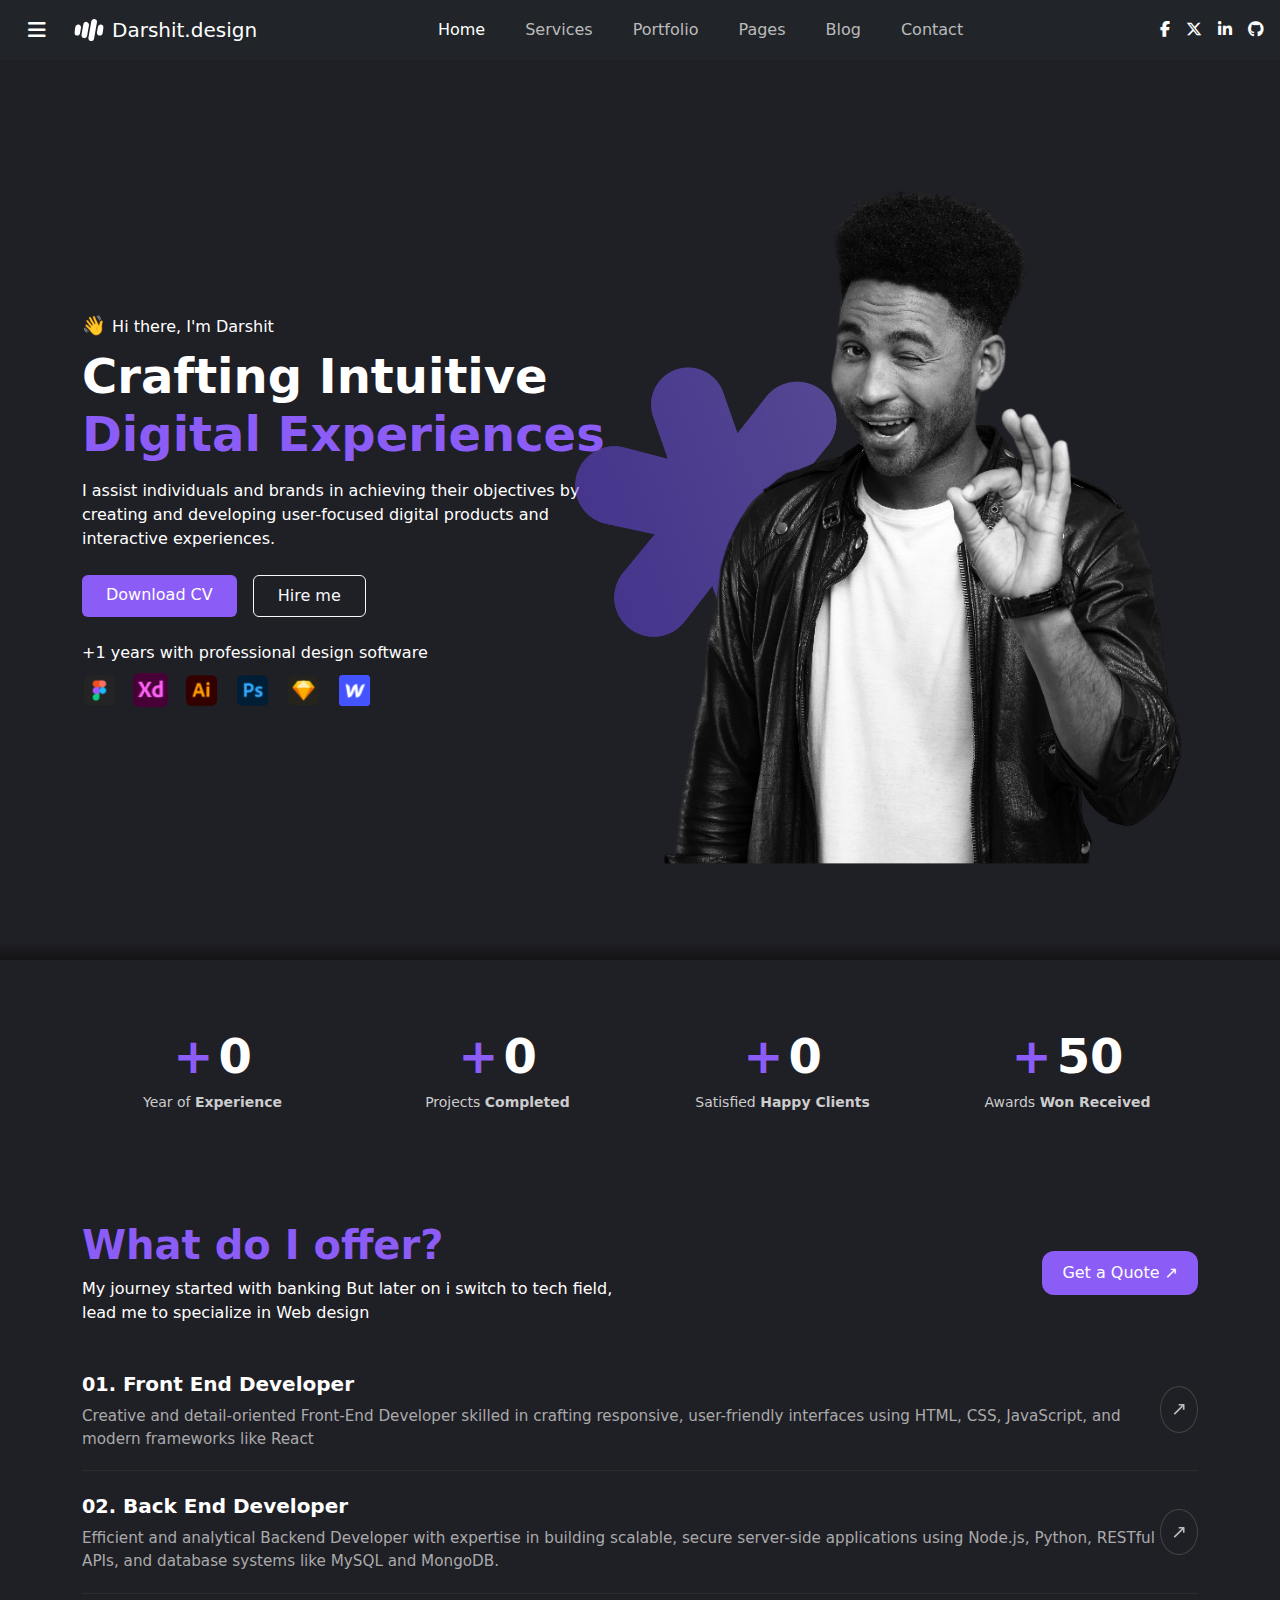
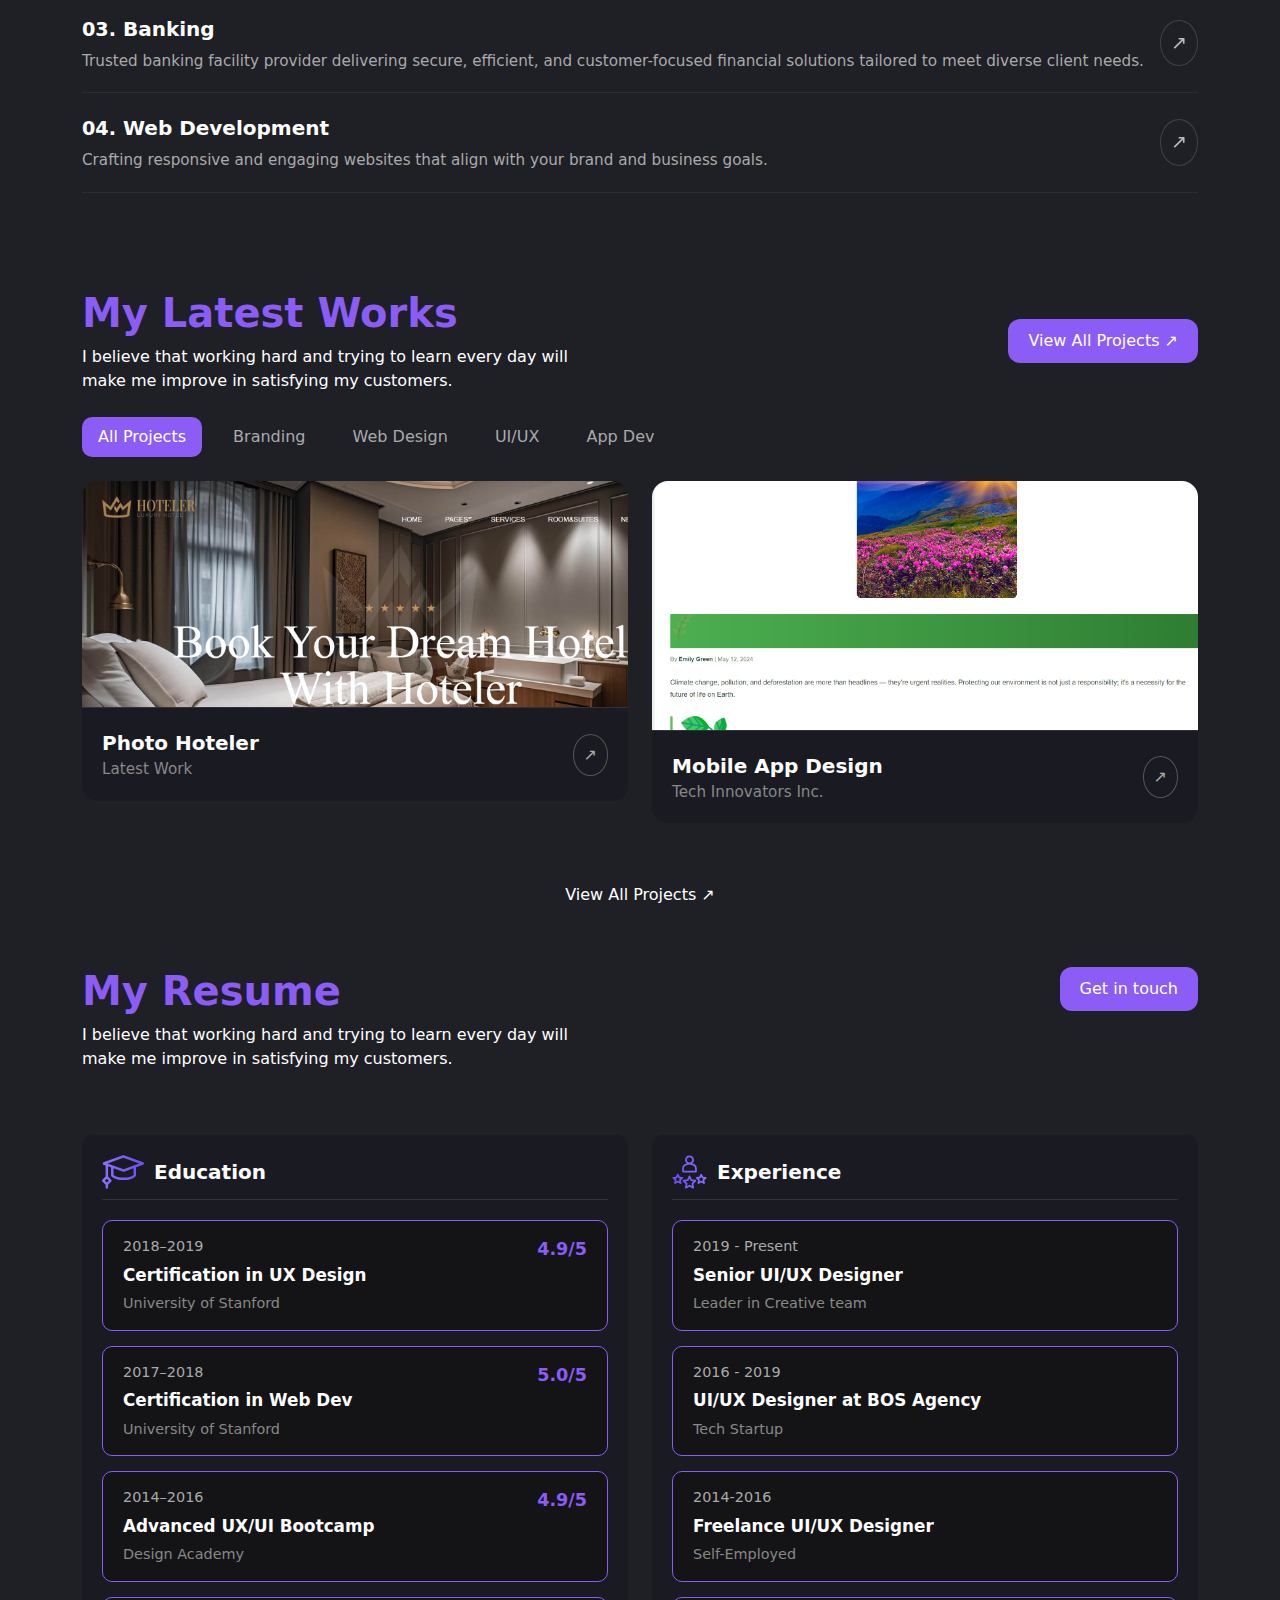
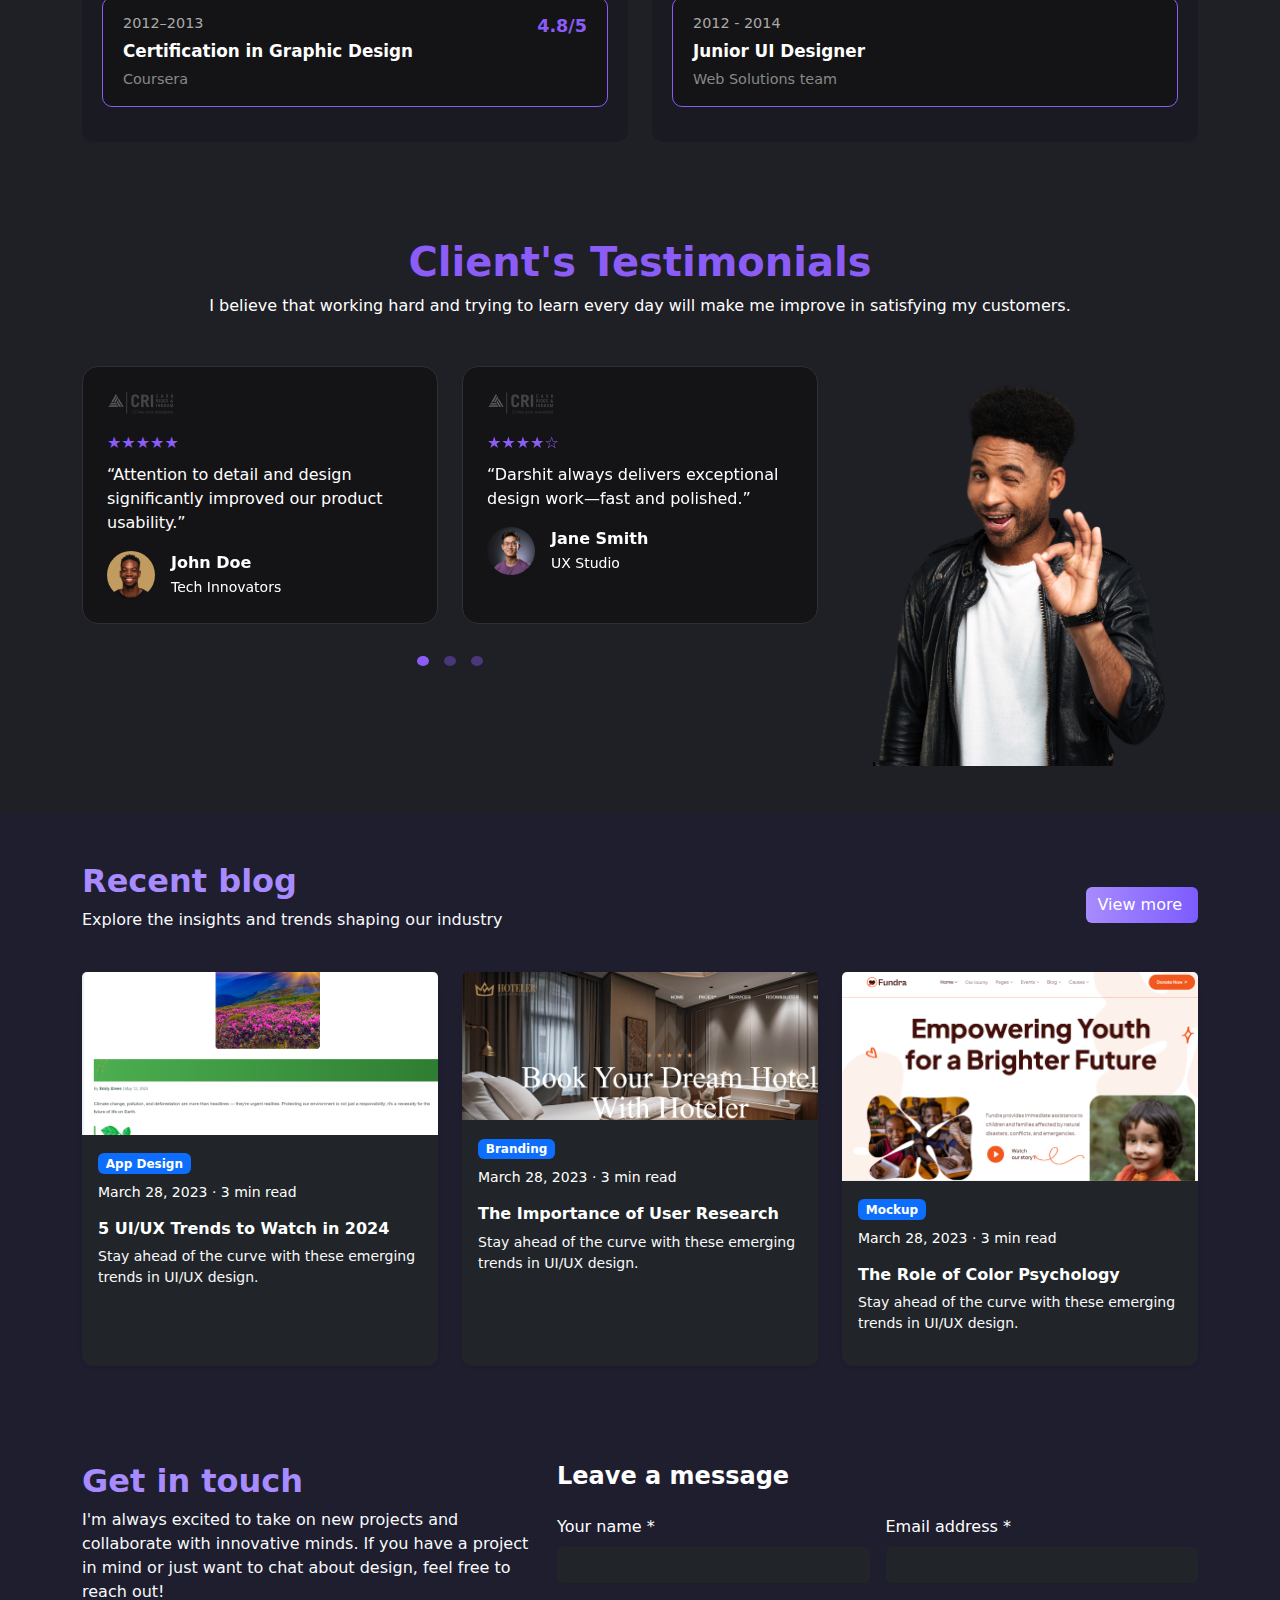
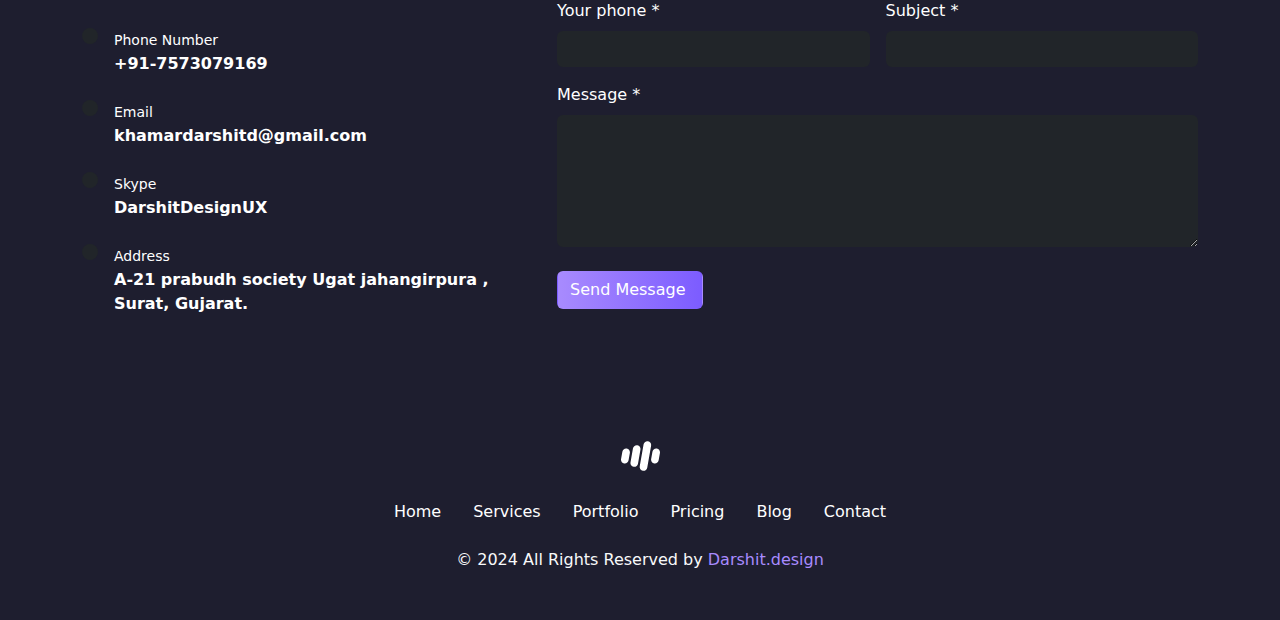
<file: PORTFOLIO/assets/images/blog/darshit.2/darshit.1/Potfoliyo.html>
<!DOCTYPE html>
<html lang="en">

<head>
    <meta charset="UTF-8" />
    <meta name="viewport" content="width=device-width, initial-scale=1.0" />
    <link rel="icon" href="./img/icons/favicon.svg" type="image/png">
    <title>Navbar with Left Toggle</title>
    <link href="https://cdn.jsdelivr.net/npm/bootstrap@5.3.3/dist/css/bootstrap.min.css" rel="stylesheet">
    <link href="https://cdnjs.cloudflare.com/ajax/libs/font-awesome/6.4.2/css/all.min.css" rel="stylesheet">

    <link rel="stylesheet" href="style.css">
</head>

<body>

    <!-- Navbar -->
    <nav class="navbar navbar-expand-lg navbar-dark bg-dark px-3">
        <!-- Left toggle button -->
        <button class="btn btn-dark me-3" id="sidebarToggle">
            <i class="fas fa-bars"></i>
        </button>

        <!-- Logo -->
        <a class="navbar-brand d-flex align-items-center me-auto" href="#">
            <img src="./img/icons/favicon.svg" alt="Logo" width="30" height="30" class="me-2">
            <span class="fw-light">Darshit.<strong>design</strong></span>
        </a>

        <!-- Nav links -->
        <div class="collapse navbar-collapse justify-content-center">
            <ul class="navbar-nav gap-4">
                <li class="nav-item"><a class="nav-link active" href="#">Home</a></li>
                <li class="nav-item"><a class="nav-link" href="#">Services</a></li>
                <li class="nav-item"><a class="nav-link" href="#">Portfolio</a></li>
                <li class="nav-item"><a class="nav-link" href="#">Pages</a></li>
                <li class="nav-item"><a class="nav-link" href="#">Blog</a></li>
                <li class="nav-item"><a class="nav-link" href="#">Contact</a></li>
            </ul>
        </div>

        <!-- Social Icons -->
        <div class="d-flex align-items-center gap-3 ms-3">
            <a href="#" class="text-white"><i class="fab fa-facebook-f"></i></a>
            <a href="#" class="text-white"><i class="fab fa-x-twitter"></i></a>
            <a href="#" class="text-white"><i class="fab fa-linkedin-in"></i></a>
            <a href="#" class="text-white"><i class="fab fa-github"></i></a>
        </div>
    </nav>

    <!-- Sidebar -->
    <div id="sidebar" class="bg-dark text-white p-3"
        style="display: none; width: 250px; position: fixed; top: 0; left: 0; height: 100vh; z-index: 1050;">

        <!-- Close Button -->
        <div class="d-flex justify-content-end">
            <button id="closeSidebar" class="btn btn-sm btn-light mb-3">&times;</button>
        </div>

        <h5 class="mb-4">Sidebar Menu</h5>
        <ul class="nav flex-column">
            <li class="nav-item"><a class="nav-link text-white" href="#">Dashboard</a></li>
            <li class="nav-item"><a class="nav-link text-white" href="#">Projects</a></li>
            <li class="nav-item"><a class="nav-link text-white" href="#">Settings</a></li>
        </ul>
    </div>


    <!-- main -->
    <section class="hero d-flex align-items-center">
        <div class="container">
            <div class="row align-items-center">
                <!-- Text Left -->
                <div class="col-md-6 col-sm-12 text-white">
                    <p class="mb-2"><span class="emoji">👋 </span> Hi there, I'm Darshit</p>
                    <h1 class="fw-bold display-5">
                        Crafting Intuitive<br>
                        <span class="text-purple">Digital Experiences</span>
                    </h1>
                    <p class="text-muted mt-3 mb-4 ">I assist individuals and brands in achieving their objectives by
                        creating and developing user-focused digital products and interactive experiences.</p>

                    <div class="d-flex gap-3 mb-4">
                        <a href="#" class="btn btn-primary px-4 py-2">Download CV</a>
                        <a href="#" class="btn btn-outline-light px-4 py-2">Hire me</a>
                    </div>

                    <p class="text-muted mb-2">+1 years with professional design software</p>
                    <div class="d-flex gap-3 mt-2">
                        <img src="./img/icons/brand-1.png" height="35">
                        <img src="./img/icons/brand-2.png" height="35">
                        <img src="./img/icons/brand-3.png" height="35">
                        <img src="./img/icons/brand-4.png" height="35">
                        <img src="./img/icons/brand-5.png" height="35">
                        <img src="./img/icons/brand-6.png" height="35">
                    </div>
                </div>

                <!-- Image Right -->
                <div class="col-md-6 col-sm-12
                 position-relative mt-5 mt-md-0 text-center">

                    <!-- Rotating shape, shifted left -->
                    <div class="rotating-shape position-absolute top-50 start-50 translate-middle z-0">
                        <img src="./img/main/decorate.png" class="darshit rotating img-fluid shift-left " width="300">
                    </div>

                    <!-- Main grayscale image -->
                    <img src="./img/main/man.png" alt="Darshit"
                        class="darshit grayscale-img position-absolute top-50 start-50 translate-middle img-fluid z-1">
                </div>
            </div>
        </div>
    </section>


    <!--  -->

    <section class="stats-section">
        <div class="container">
            <div class="row justify-content-center text-center gy-5">

                <div class="col-6 col-md-3">
                    <div class="stat-number"><span class="highlight">+</span><span class="counter"
                            data-target="1">0</span></div>
                    <div class="stat-label">Year of <strong>Experience</strong></div>
                </div>

                <div class="col-6 col-md-3">
                    <div class="stat-number"><span class="highlight">+</span><span class="counter"
                            data-target="20">0</span></div>
                    <div class="stat-label">Projects <strong>Completed</strong></div>
                </div>

                <div class="col-6 col-md-3">
                    <div class="stat-number"><span class="highlight">+</span><span class="counter"
                            data-target="18">0</span></div>
                    <div class="stat-label">Satisfied <strong>Happy Clients</strong></div>
                </div>

                <div class="col-6 col-md-3">
                    <div class="stat-number"><span class="highlight">+</span><span class="counter"
                            data-target="10">50</span></div>
                    <div class="stat-label">Awards <strong>Won Received</strong></div>
                </div>

            </div>
        </div>
    </section>



    <!--  -->



    <div class="container py-5">
        <div class="d-flex justify-content-between align-items-center mb-4 flex-wrap">
            <div>
                <h2 class="section-title"><span class="text-purple">What do I offer?</span></h2>
                <p class="text-muted mb-0">My journey started with banking But later on i switch to tech field,<br>lead
                    me to specialize in Web design</p>
            </div>
            <a href="#" class="btn btn-quote mt-3 mt-md-0">Get a Quote ↗</a>
        </div>

        <div class="service-item d-flex justify-content-between align-items-center">
            <div>
                <div class="service-title"><span class="service-number">01.</span> Front End Developer</div>
                <div class="service-desc">Creative and detail-oriented Front-End Developer skilled in crafting
                    responsive, user-friendly interfaces using HTML, CSS, JavaScript, and modern frameworks like React
                </div>
            </div>
            <a href="#" class="icon-link"><span class="arrow-icon">↗</span></a>
        </div>

        <div class="service-item d-flex justify-content-between align-items-center">
            <div>
                <div class="service-title"><span class="service-number">02.</span> Back End Developer</div>
                <div class="service-desc">Efficient and analytical Backend Developer with expertise in building
                    scalable, secure server-side applications using Node.js, Python, RESTful APIs, and database systems
                    like MySQL and MongoDB.</div>
            </div>
            <a href="#" class="icon-link"><span class="arrow-icon">↗</span></a>
        </div>

        <div class="service-item d-flex justify-content-between align-items-center">
            <div>
                <div class="service-title"><span class="service-number">03.</span> Banking</div>
                <div class="service-desc">Trusted banking facility provider delivering secure, efficient, and
                    customer-focused financial solutions tailored to meet diverse client needs.
                </div>
            </div>
            <a href="#" class="icon-link"><span class="arrow-icon">↗</span></a>
        </div>

        <div class="service-item d-flex justify-content-between align-items-center">
            <div>
                <div class="service-title"><span class="service-number">04.</span> Web Development</div>
                <div class="service-desc">Crafting responsive and engaging websites that align with your brand and
                    business goals.</div>
            </div>
            <a href="#" class="icon-link"><span class="arrow-icon">↗</span></a>
        </div>

    </div>


    <!--  -->
    <section>
        <div class="container py-5">
            <div class="d-flex justify-content-between align-items-center flex-wrap mb-4">
                <div>
                    <h2 class="section-title"><span class="text-purple">My Latest Works</span></h2>
                    <p class="text-muted mb-0">I believe that working hard and trying to learn every day will<br> make
                        me
                        improve in satisfying my customers.</p>
                </div>
                <a href="#" class="btn btn-purple mt-3 mt-md-0">View All Projects ↗</a>
            </div>

            <div class="mb-4">
                <button class="filter-btn active">All Projects</button>
                <button class="filter-btn">Branding</button>
                <button class="filter-btn">Web Design</button>
                <button class="filter-btn">UI/UX</button>
                <button class="filter-btn">App Dev</button>
            </div>

            <div class="row g-4">
                <!-- Project 1 -->
                <div class="col-md-6">
                    <div class="project-card">
                        <a href="file:///C:/Users/dell/Desktop/hoteler/index.html" target="_blank">
                            <div class="project-img-wrapper">
                                <img src="./img/project/hoteler.png" alt="Project 1">
                            </div>
                        </a>
                        <div class="project-content d-flex justify-content-between align-items-center">
                            <div>
                                <div class="project-title">Photo Hoteler</div>
                                <div class="project-subtitle">Latest Work</div>
                            </div>
                            <a href="#" class="project-link-icon">↗</a>
                        </div>
                    </div>
                </div>

                <!-- Project 2 -->
                <div class="col-md-6">
                    <div class="project-card">
                        <a href="https://a-blog-post-eta.vercel.app/" target="_blank">
                            <div class="project-img-wrapper">
                                <img src="./img/project/blog-post.png" alt="Project 2">
                            </div>
                        </a>
                        <div class="project-content d-flex justify-content-between align-items-center">
                            <div>
                                <div class="project-title">Mobile App Design</div>
                                <div class="project-subtitle">Tech Innovators Inc.</div>
                            </div>
                            <a href="#" class="project-link-icon">↗</a>
                        </div>
                    </div>
                </div>
            </div>
        </div>
        <div class="d-flex justify-content-center align-items-center">
            <button class="animated-btn">
                View All Projects ↗
            </button>
        </div>
    </section>


    <!--  -->



    <div class="container py-5">
        <div class="d-flex justify-content-between align-items-start flex-wrap mb-5">
            <div>
                <h2 class="section-title"><span class="text-purple">My Resume</span></h2>
                <p class="text-muted">I believe that working hard and trying to learn every day will<br> make me improve
                    in satisfying my customers.</p>
            </div>
            <a href="#" class="btn btn-purple mt-3 mt-md-0">Get in touch <i class="ri-arrow-right-up-line"></i></a>
        </div>

        <div class="row g-4">
            <!-- Education -->
            <div class="col-md-6">
                <div class="resume-box">
                    <div class="resume-header">
                        <img src="./img/eud/icon-1.svg" alt=""> Education
                    </div>

                    <div class="resume-item">
                        <div class="resume-date">2018–2019 <span class="resume-rating">4.9/5</span></div>
                        <div class="resume-title">Certification in UX Design</div>
                        <div class="resume-sub">University of Stanford</div>
                    </div>

                    <div class="resume-item">
                        <div class="resume-date">2017–2018 <span class="resume-rating">5.0/5</span></div>
                        <div class="resume-title">Certification in Web Dev</div>
                        <div class="resume-sub">University of Stanford</div>
                    </div>

                    <div class="resume-item">
                        <div class="resume-date">2014–2016 <span class="resume-rating">4.9/5</span></div>
                        <div class="resume-title">Advanced UX/UI Bootcamp</div>
                        <div class="resume-sub">Design Academy</div>
                    </div>

                    <div class="resume-item">
                        <div class="resume-date">2012–2013 <span class="resume-rating">4.8/5</span></div>
                        <div class="resume-title">Certification in Graphic Design</div>
                        <div class="resume-sub">Coursera</div>
                    </div>
                </div>
            </div>

            <!-- Experience -->
            <div class="col-md-6">
                <div class="resume-box">
                    <div class="resume-header">
                        <img src="./img/eud/icon-2.svg" alt=""> Experience
                    </div>

                    <div class="resume-item">
                        <div class="resume-date">2019 - Present</div>
                        <div class="resume-title">Senior UI/UX Designer</div>
                        <div class="resume-sub">Leader in Creative team</div>
                    </div>

                    <div class="resume-item">
                        <div class="resume-date">2016 - 2019</div>
                        <div class="resume-title">UI/UX Designer at BOS Agency</div>
                        <div class="resume-sub">Tech Startup</div>
                    </div>

                    <div class="resume-item">
                        <div class="resume-date">2014-2016</div>
                        <div class="resume-title">Freelance UI/UX Designer</div>
                        <div class="resume-sub">Self-Employed</div>
                    </div>

                    <div class="resume-item">
                        <div class="resume-date">2012 - 2014</div>
                        <div class="resume-title">Junior UI Designer</div>
                        <div class="resume-sub">Web Solutions team</div>
                    </div>
                </div>
            </div>
        </div>
    </div>

    <!--  -->
    <section class="testimonials-section py-5">
        <div class="container position-relative">
            <h2 class="text-center section-title text-purple mb-2">Client's Testimonials</h2>
            <p class="text-center text-muted mb-5">
                I believe that working hard and trying to learn every day will make me improve in satisfying my
                customers.
            </p>

            <div class="row">
                <div class="col-lg-8">
                    <div id="testimonialCarousel" class="carousel slide" data-bs-ride="carousel"
                        data-bs-interval="5000">
                        <div class="carousel-inner">

                            <!-- Slide 1 -->
                            <div class="carousel-item active">
                                <div class="row g-4">
                                    <div class="col-md-6">
                                        <div class="testimonial-card p-4 rounded-4">
                                            <div class="d-flex justify-content-between mb-3">
                                                <img src="./img/New folder/logo-1.png" alt="Logo1" height="24">
                                                <i class="bi bi-quote text-white fs-2"></i>
                                            </div>
                                            <div class="text-purple mb-2">★★★★★</div>
                                            <p>“Attention to detail and design significantly improved our product
                                                usability.”</p>
                                            <div class="d-flex align-items-center mt-3">
                                                <img src="./img/New folder/avatar-1.png" class="rounded-circle me-3"
                                                    width="48">
                                                <div>
                                                    <strong>John Doe</strong><br>
                                                    <small class="text-muted">Tech Innovators</small>
                                                </div>
                                            </div>
                                        </div>
                                    </div>

                                    <div class="col-md-6">
                                        <div class="testimonial-card p-4 rounded-4">
                                            <div class="d-flex justify-content-between mb-3">
                                                <img src="./img/New folder/logo-1.png" alt="Logo2" height="24">
                                                <i class="bi bi-quote text-white fs-2"></i>
                                            </div>
                                            <div class="text-purple mb-2">★★★★☆</div>
                                            <p>“Darshit always delivers exceptional design work—fast and polished.”</p>
                                            <div class="d-flex align-items-center mt-3">
                                                <img src="./img/New folder/avatar-2.png" class="rounded-circle me-3"
                                                    width="48">
                                                <div>
                                                    <strong>Jane Smith</strong><br>
                                                    <small class="text-muted">UX Studio</small>
                                                </div>
                                            </div>
                                        </div>
                                    </div>
                                </div>
                            </div>

                            <!-- Slide 2 -->
                            <div class="carousel-item">
                                <div class="row g-4">
                                    <div class="col-md-6">
                                        <div class="testimonial-card p-4 rounded-4">
                                            <div class="d-flex justify-content-between mb-3">
                                                <img src="./img/New folder/logo-1.png" alt="Logo3" height="24">
                                                <i class="bi bi-quote text-white fs-2"></i>
                                            </div>
                                            <div class="text-purple mb-2">★★★★★</div>
                                            <p>“Great collaboration. Easy to work with and full of creative ideas.”</p>
                                            <div class="d-flex align-items-center mt-3">
                                                <img src="./img/New folder/avatar-1.png" class="rounded-circle me-3"
                                                    width="48">
                                                <div>
                                                    <strong>Emily White</strong><br>
                                                    <small class="text-muted">Creative Agency</small>
                                                </div>
                                            </div>
                                        </div>
                                    </div>

                                    <div class="col-md-6">
                                        <div class="testimonial-card p-4 rounded-4">
                                            <div class="d-flex justify-content-between mb-3">
                                                <img src="./img/New folder/logo-2.png" alt="Logo4" height="24">
                                                <i class="bi bi-quote text-white fs-2"></i>
                                            </div>
                                            <div class="text-purple mb-2">★★★★☆</div>
                                            <p>“Super professional. Design system was clean and scalable.”</p>
                                            <div class="d-flex align-items-center mt-3">
                                                <img src="./img/New folder/avatar-2.png" class="rounded-circle me-3"
                                                    width="48">
                                                <div>
                                                    <strong>Mark Davis</strong><br>
                                                    <small class="text-muted">Startup X</small>
                                                </div>
                                            </div>
                                        </div>
                                    </div>
                                </div>
                            </div>

                            <!-- Slide 3 -->
                            <div class="carousel-item">
                                <div class="row g-4">
                                    <div class="col-md-6 mx-auto">
                                        <div class="testimonial-card p-4 rounded-4">
                                            <div class="d-flex justify-content-between mb-3">
                                                <img src="./img/New folder/logo-1.png" alt="Logo5" height="24">
                                                <i class="bi bi-quote text-white fs-2"></i>
                                            </div>
                                            <div class="text-purple mb-2">★★★★★</div>
                                            <p>“Our conversion rate improved after implementing his UX design.”</p>
                                            <div class="d-flex align-items-center mt-3">
                                                <img src="./img/New folder/avatar-1.png" class="rounded-circle me-3"
                                                    width="48">
                                                <div>
                                                    <strong>Anna Brown</strong><br>
                                                    <small class="text-muted">SaaS Labs</small>
                                                </div>
                                            </div>
                                        </div>
                                    </div>
                                </div>
                            </div>

                        </div>

                        <!-- Carousel Dots -->
                        <div class="text-center mt-4">
                            <button type="button" data-bs-target="#testimonialCarousel" data-bs-slide-to="0"
                                class="dot active"></button>
                            <button type="button" data-bs-target="#testimonialCarousel" data-bs-slide-to="1"
                                class="dot"></button>
                            <button type="button" data-bs-target="#testimonialCarousel" data-bs-slide-to="2"
                                class="dot"></button>
                        </div>
                    </div>
                </div>

                <!-- Darshit Image -->
                <div class="col-lg-4 text-center mt-4 mt-lg-0">
                    <img src="./img/main/man.png" class="img-fluid" style="max-height: 400px;">
                </div>
            </div>
        </div>
    </section>

    <!--  -->

    <section class="py-5" style="background-color: #1e1e2f; color: #ffffff;">
        <div class="container">
            <div class="d-flex justify-content-between align-items-center mb-4">
                <div>
                    <h2 class="fw-bold" style="color: #a88bfe;">Recent blog</h2>
                    <p class="text-light">Explore the insights and trends shaping our industry</p>
                </div>
                <a href="#" class="btn btn-primary"
                    style="background: linear-gradient(90deg, #a88bfe, #7c5cff); border: none;">
                    View more <i class="bi bi-box-arrow-up-right ms-1"></i>
                </a>
            </div>

            <div class="row g-4">

                <!-- Blog Card 1 -->
                <div class="col-md-4">
                    <div class="card bg-dark text-white h-100 border-0 shadow-sm" style="border-radius: 10px;">
                        <img src="./img/project/blog-post.png" class="card-img-top" alt="UI/UX Trends">
                        <div class="card-body">
                            <span class="badge bg-primary mb-2" style="background-color: #6c5ce7;">App Design</span>
                            <p class="small text-muted">March 28, 2023 · 3 min read</p>
                            <h6 class="fw-bold text-white">5 UI/UX Trends to Watch in 2024</h6>
                            <p class="text-light small">Stay ahead of the curve with these emerging trends in UI/UX
                                design.</p>
                        </div>
                    </div>
                </div>

                <!-- Blog Card 2 -->
                <div class="col-md-4">
                    <div class="card bg-dark text-white h-100 border-0 shadow-sm" style="border-radius: 10px;">
                        <img src="./img/project/hoteler.png" class="card-img-top" alt="User Research">
                        <div class="card-body">
                            <span class="badge bg-primary mb-2" style="background-color: #6c5ce7;">Branding</span>
                            <p class="small text-muted">March 28, 2023 · 3 min read</p>
                            <h6 class="fw-bold text-white">The Importance of User Research</h6>
                            <p class="text-light small">Stay ahead of the curve with these emerging trends in UI/UX
                                design.</p>
                        </div>
                    </div>
                </div>

                <!-- Blog Card 3 -->
                <div class="col-md-4">
                    <div class="card bg-dark text-white h-100 border-0 shadow-sm" style="border-radius: 10px;">
                        <img src="./img/project/fundra.png" class="card-img-top" alt="Color Psychology">
                        <div class="card-body">
                            <span class="badge bg-primary mb-2" style="background-color: #6c5ce7;">Mockup</span>
                            <p class="small text-muted">March 28, 2023 · 3 min read</p>
                            <h6 class="fw-bold text-white">The Role of Color Psychology</h6>
                            <p class="text-light small">Stay ahead of the curve with these emerging trends in UI/UX
                                design.</p>
                        </div>
                    </div>
                </div>

            </div>
        </div>
    </section>

    <!--  -->
    <section class="py-5" style="background-color: #1e1e2f; color: #fff;">
        <div class="container">
            <div class="row">
                <!-- Contact Info -->
                <div class="col-md-5 mb-4">
                    <h2 class="fw-bold" style="color: #a88bfe;">Get in touch</h2>
                    <p class="text-light mb-4">I'm always excited to take on new projects and collaborate with
                        innovative minds. If you have a project in mind or just want to chat about design, feel free to
                        reach out!</p>

                    <div class="d-flex align-items-start mb-4">
                        <div class="bg-dark p-2 rounded-3 me-3"><i class="bi bi-telephone-fill text-purple fs-4"></i>
                        </div>
                        <div>
                            <small class="text-muted">Phone Number</small><br>
                            <strong>+91-7573079169</strong>
                        </div>
                    </div>

                    <div class="d-flex align-items-start mb-4">
                        <div class="bg-dark p-2 rounded-3 me-3"><i class="bi bi-envelope-fill text-purple fs-4"></i>
                        </div>
                        <div>
                            <small class="text-muted">Email</small><br>
                            <strong>khamardarshitd@gmail.com</strong>
                        </div>
                    </div>

                    <div class="d-flex align-items-start mb-4">
                        <div class="bg-dark p-2 rounded-3 me-3"><i class="bi bi-skype text-purple fs-4"></i></div>
                        <div>
                            <small class="text-muted">Skype</small><br>
                            <strong>DarshitDesignUX</strong>
                        </div>
                    </div>

                    <div class="d-flex align-items-start">
                        <div class="bg-dark p-2 rounded-3 me-3"><i class="bi bi-geo-alt-fill text-purple fs-4"></i>
                        </div>
                        <div>
                            <small class="text-muted">Address</small><br>
                            <strong>A-21 prabudh society Ugat jahangirpura , Surat, Gujarat.</strong>
                        </div>
                    </div>
                </div>

                <!-- Contact Form -->
                <div class="col-md-7">
                    <h4 class="fw-bold mb-4">Leave a message</h4>
                    <form>
                        <div class="row g-3">
                            <div class="col-md-6">
                                <label class="form-label text-muted">Your name *</label>
                                <input type="text" class="form-control bg-dark text-white border-0"
                                    placeholder="Darshit Khamar">
                            </div>
                            <div class="col-md-6">
                                <label class="form-label text-muted">Email address *</label>
                                <input type="email" class="form-control bg-dark text-white border-0"
                                    placeholder="khamardarshitd@gmail.com">
                            </div>
                            <div class="col-md-6">
                                <label class="form-label text-muted">Your phone *</label>
                                <input type="text" class="form-control bg-dark text-white border-0"
                                    placeholder="+01 234 567 89">
                            </div>
                            <div class="col-md-6">
                                <label class="form-label text-muted">Subject *</label>
                                <input type="text" class="form-control bg-dark text-white border-0"
                                    placeholder="I want to contact for...">
                            </div>
                            <div class="col-12">
                                <label class="form-label text-muted">Message *</label>
                                <textarea class="form-control bg-dark text-white border-0" rows="5"
                                    placeholder="Your message here..."></textarea>
                            </div>
                            <div class="col-12">
                                <button type="submit" class="btn text-white mt-2"
                                    style="background: linear-gradient(to right, #a88bfe, #7c5cff);">
                                    Send Message <i class="bi bi-arrow-up-right ms-1"></i>
                                </button>
                            </div>
                        </div>
                    </form>
                </div>
            </div>
        </div>
    </section>

    <!--  -->

    <section class="footer py-5 text-center" style="background-color: #1e1e2f;">
        <div class="container">
            <!-- Logo -->
            <div class="mb-3">
                <img src="./img/icons/favicon.svg" alt="Darshit.design logo" style="height: 40px;">
            </div>

            <!-- Navigation Links -->
            <ul class="nav justify-content-center mb-3">
                <li class="nav-item"><a href="#" class="nav-link px-3 text-white">Home</a></li>
                <li class="nav-item"><a href="#" class="nav-link px-3 text-white">Services</a></li>
                <li class="nav-item"><a href="#" class="nav-link px-3 text-white">Portfolio</a></li>
                <li class="nav-item"><a href="#" class="nav-link px-3 text-white">Pricing</a></li>
                <li class="nav-item"><a href="#" class="nav-link px-3 text-white">Blog</a></li>
                <li class="nav-item"><a href="#" class="nav-link px-3 text-white">Contact</a></li>
            </ul>

            <!-- Copyright -->
            <p class="text-light mb-0">
                &copy; 2024 All Rights Reserved by
                <a href="#" class="text-decoration-none" style="color: #a88bfe;">Darshit.design</a>
            </p>
        </div>
    </section>




    <script>
        const toggle = document.getElementById("sidebarToggle");
        const sidebar = document.getElementById("sidebar");
        toggle.addEventListener("click", () => {
            sidebar.style.display = sidebar.style.display === "none" ? "block" : "none";
        });

        const counters = document.querySelectorAll('.counter');
        let started = false;

        function startCount() {
            if (started) return;

            counters.forEach(counter => {
                const target = +counter.getAttribute('data-target');
                const speed = 1000; // 1s animation
                const increment = target / speed * 10;

                let count = 0;
                const update = () => {
                    count += increment;
                    if (count < target) {
                        counter.textContent = Math.floor(count);
                        requestAnimationFrame(update);
                    } else {
                        counter.textContent = target;
                    }
                };
                update();
            });

            started = true;
        }

        function isInViewport(el) {
            const rect = el.getBoundingClientRect();
            return rect.top <= window.innerHeight && rect.bottom >= 0;
        }

        window.addEventListener('scroll', () => {
            const section = document.querySelector('.stats-section');
            if (isInViewport(section)) {
                startCount();
            }
        });



        // Toggle open
        document.getElementById("sidebarToggle").addEventListener("click", function () {
            document.getElementById("sidebar").style.display = "block";
        });

        // Close with X button
        document.getElementById("closeSidebar").addEventListener("click", function () {
            document.getElementById("sidebar").style.display = "none";
        });

    </script>
    <script src="https://cdn.jsdelivr.net/npm/bootstrap@5.3.3/dist/js/bootstrap.bundle.min.js"></script>
</body>

</html>
</file>
<file: PORTFOLIO/assets/images/blog/darshit.2/darshit.1/style.css>
body {
  background-color: #1f1f26;
  color: #fff;
}
.text-muted {
  color: #fff !important;
}
.navbar {
  height: 60px;
}
.nav-link {
  color: #bbb;
  transition: 0.3s;
}
.nav-link.active,
.nav-link:hover {
  color: #fff;
}
.navbar-brand span {
  font-size: 1.25rem;
}
#sidebarToggle {
  font-size: 1.25rem;
  border: none;
}
#sidebar {
  box-shadow: 2px 0 5px rgba(0, 0, 0, 0.4);
}
.hero {
  min-height: 100vh;
  background-image: linear-gradient(to bottom, transparent 98%, #141416 100%),
    url("https://www.transparenttextures.com/patterns/cubes.png");
  background-size: contain;
}
.text-purple {
  color: #8b5cf6;
}
.emoji {
  font-size: 1.2rem;
}
.btn-primary {
  background-color: #8b5cf6;
  border: none;
}
.rotating-shape {
  position: relative;
  z-index: 1;
  margin-left: -200px;
}
.grayscale-img {
  filter: grayscale(100%);
}
.rotating {
  animation: rotate 20s linear infinite;
  opacity: 0.5;
}
@keyframes rotate {
  0% {
    transform: rotate(0deg);
  }
  100% {
    transform: rotate(360deg);
  }
}
.stats-section {
  padding: 60px 0;
  background-color: #1f1f26;
  text-align: center;
}
.stat-number {
  font-size: 48px;
  font-weight: bold;
}
.stat-label {
  font-size: 14px;
  color: #ccc;
}
.highlight {
  color: #8b5cf6;
  margin-right: 5px;
}
.section-title {
  font-size: 2.5rem;
  font-weight: 700;
}
.service-item {
  border-bottom: 1px solid #2c2c2e;
  padding: 20px 0;
  transition: background 0.3s ease;
  cursor: pointer;
}
.service-item:hover {
  background-color: rgba(139, 92, 246, 0.05);
}
.service-number {
  font-weight: bold;
  font-size: 1.2rem;
  color: #fff;
}
.service-title {
  font-size: 1.25rem;
  font-weight: bold;
  margin-bottom: 5px;
}
.service-desc {
  color: #aaa;
  font-size: 0.95rem;
}
.btn-quote {
  background-color: #8b5cf6;
  color: #fff;
  border: none;
  padding: 10px 20px;
  border-radius: 12px;
}
.btn-quote:hover {
  background-color: #9d7bf7;
}
.icon-link {
  color: #bbb;
  text-decoration: none;
  font-size: 1.2rem;
  transition: color 0.3s;
}
.service-item:hover .icon-link {
  color: #8b5cf6;
}
.arrow-icon {
  display: inline-block;
  border: 1px solid #444;
  border-radius: 50%;
  padding: 8px 10px;
}
.btn-purple {
  background-color: #8b5cf6;
  color: white;
  border-radius: 12px;
  padding: 10px 20px;
  font-weight: 500;
  border: none;
}
.btn-purple:hover {
  background-color: #a388f8;
}
.filter-btn {
  border: none;
  padding: 8px 16px;
  border-radius: 10px;
  margin-right: 10px;
  background-color: transparent;
  color: #aaa;
  transition: 0.3s;
}
.filter-btn.active,
.filter-btn:hover {
  background-color: #8b5cf6;
  color: white;
}
.project-card {
  background-color: #1a1a22;
  border-radius: 16px;
  overflow: hidden;
  transition: transform 0.3s ease;
}
.project-card:hover {
  transform: translateY(-5px);
}
.project-img-wrapper {
  overflow: hidden;
  border-bottom: 1px solid #333;
}
.project-img-wrapper img {
  width: 100%;
  transition: transform 0.5s ease;
}
.project-card:hover .project-img-wrapper img {
  transform: scale(1.05);
}
.project-content {
  padding: 20px;
}
.project-title {
  font-size: 1.25rem;
  font-weight: 600;
}
.project-subtitle {
  color: #888;
  font-size: 0.95rem;
}
.project-link-icon {
  color: #aaa;
  text-decoration: none;
  font-size: 1rem;
  border: 1px solid #555;
  padding: 8px 10px;
  border-radius: 50%;
  transition: all 0.3s ease;
}
.project-card:hover .project-link-icon {
  color: #8b5cf6;
  border-color: #8b5cf6;
}
.animated-btn {
  position: relative;
  display: inline-block;
  padding: 12px 28px;
  font-size: 16px;
  font-weight: 500;
  color: white;
  background: transparent;
  border: none;
  cursor: pointer;
  overflow: hidden;
  border-radius: 50%;
  z-index: 1;
  transition: color 0.3s ease;
}
.animated-btn::before {
  content: '';
  position: absolute;
  top: 0;
  left: 0;
  width: 0%;
  height: 100%;
  background: linear-gradient(135deg, #a78bfa, #8b5cf6);
  transition: width 0.4s ease;
  z-index: -1;
  border-radius: 50%;
}
.animated-btn:hover::before {
  width: 100%;
}
.animated-btn:hover {
  color: #fff;
}
.resume-box {
  background-color: #1a1a22;
  border-radius: 12px;
  padding: 20px;
  height: 100%;
}
.resume-header {
  font-size: 1.25rem;
  font-weight: 600;
  border-bottom: 1px solid #333;
  padding-bottom: 10px;
  margin-bottom: 20px;
  display: flex;
  align-items: center;
  gap: 10px;
}
.resume-item {
  background-color: #141416;
  border: 1px solid #8b5cf6;
  border-radius: 10px;
  padding: 15px 20px;
  margin-bottom: 15px;
  transition: 0.3s ease;
}
.resume-item:hover {
  border-color: #a78bfa;
}
.resume-date {
  color: #aaa;
  font-size: 0.9rem;
  font-weight: 500;
}
.resume-title {
  font-size: 1.05rem;
  font-weight: 600;
  margin: 5px 0;
}
.resume-sub {
  color: #888;
  font-size: 0.9rem;
}
.resume-rating {
  float: right;
  font-size: 1.1rem;
  color: #8b5cf6;
  font-weight: 600;
}
/*  */
.skills-section {
  background-color: #1f1f26;
}

.skill-card {
  background-color: #141416;
  border-radius: 12px;
  padding: 20px;
  text-align: center;
  color: #fff;
  border: 1px solid rgba(139, 92, 246, 0.1);
  transition: transform 0.3s, border-color 0.3s;
}

.skill-card:hover {
  border-color: #8b5cf6;
  transform: translateY(-5px);
}

.skill-card img {
  max-width: 50px;
  margin-bottom: 10px;
}

.skill-card h4 {
  font-size: 1.5rem;
  font-weight: bold;
  color: #fff;
}

.skill-card p {
  margin: 0;
  font-size: 0.9rem;
  color: #aaa;
}
/*  */

.section-title {
  font-size: 2.5rem;
  font-weight: 700;
}

.text-purple {
  color: #8b5cf6;
}

.testimonial-card {
  background-color: #141416;
  border: 1px solid #2f2f34;
  transition: 0.3s ease;
  height: 100%;
}

.testimonial-card:hover {
  border-color: #8b5cf6;
}

.dot {
  height: 10px;
  width: 10px;
  margin: 0 5px;
  background-color: #8b5cf6;
  border-radius: 50%;
  display: inline-block;
  opacity: 0.4;
  transition: opacity 0.3s;
  border: none;
}
.dot.active,
.dot:hover {
  opacity: 1;
}
@media (max-width: 768px) {
  .navbar-nav,
  .navbar-collapse,
  .d-flex.align-items-center.gap-3.ms-3 {
    display: none !important;
  }

  #sidebarToggle,
  .navbar-brand {
    display: flex !important;
  }

  .navbar {
    justify-content: space-between;
  }
  .darshit{
    max-width: 150px;
  }
}
#sidebar {
  transition: all 0.3s ease-in-out;
}
</file>
